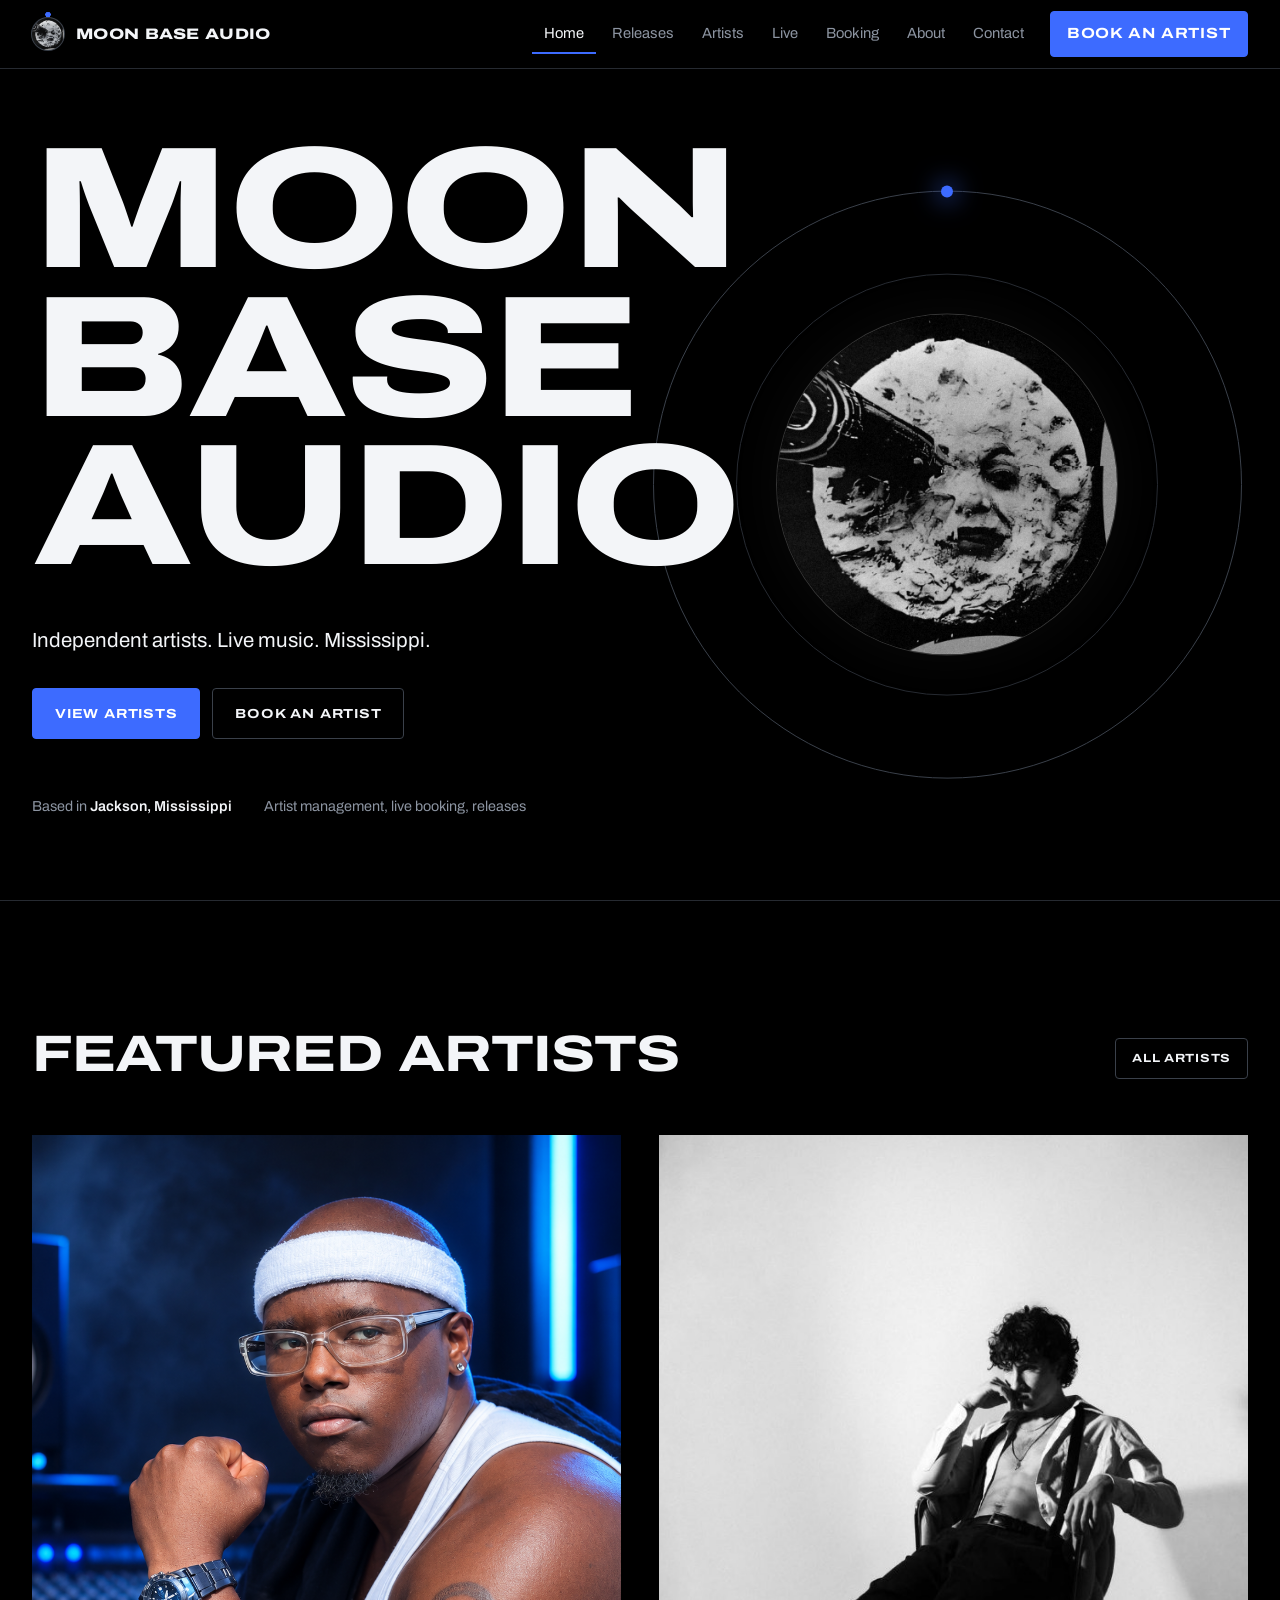
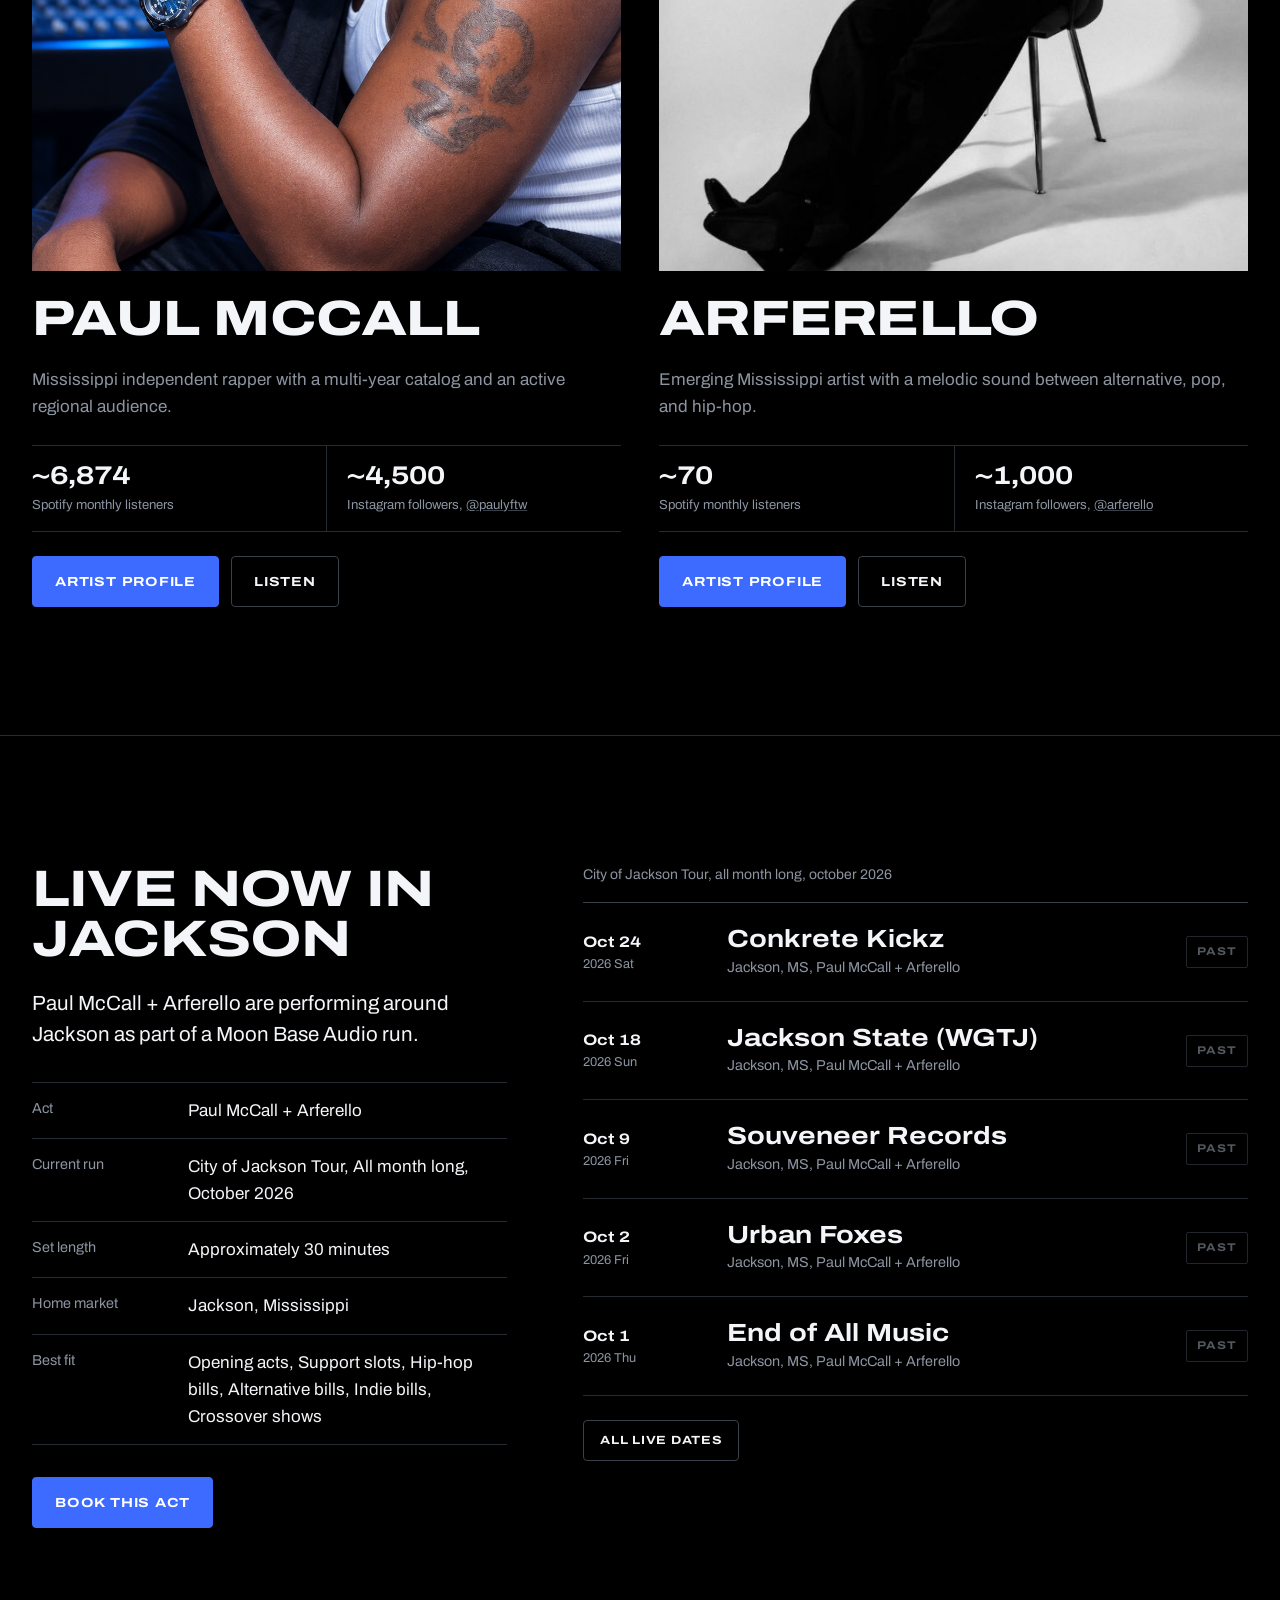
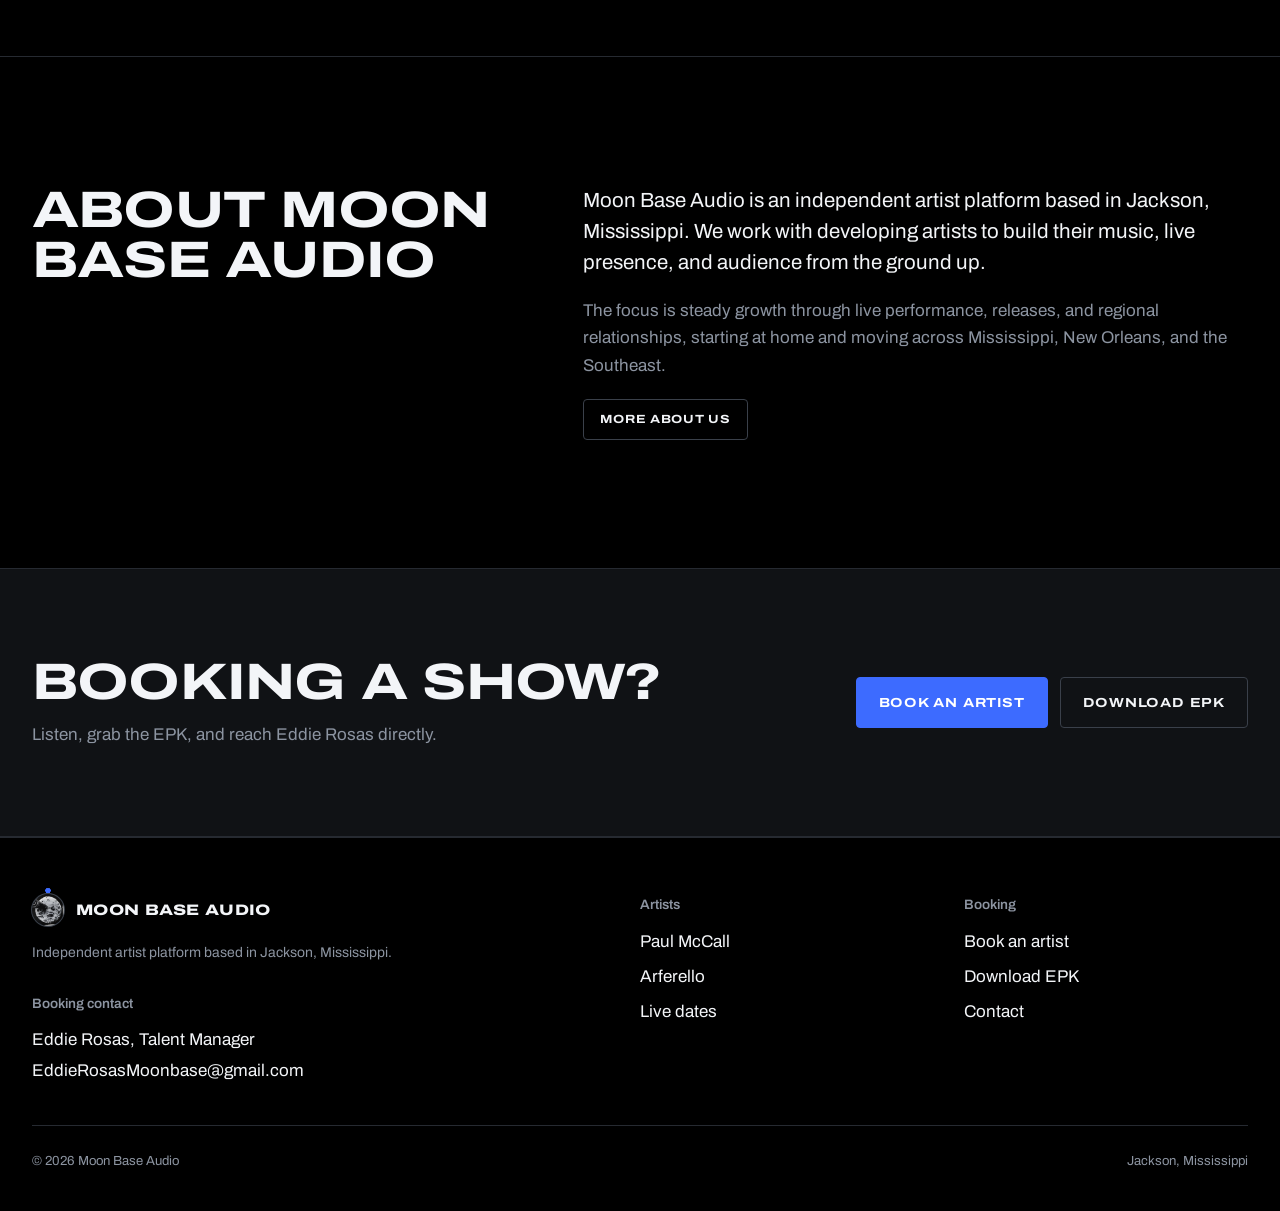
<file: index.html>
<!DOCTYPE html>
<html lang="en">
<head>
<meta charset="utf-8">
<meta name="viewport" content="width=device-width, initial-scale=1, viewport-fit=cover">

<!-- =========================================================
     SEO + SOCIAL METADATA
     Per-page <title> and description are set at runtime from the
     SEO table in js/data.js. The tags below are the defaults that
     search engines and link previews read first.
     ========================================================= -->
<title>Moon Base Audio | Jackson Mississippi Music & Independent Artists</title>
<meta name="description" content="Moon Base Audio is an independent artist platform in Jackson, Mississippi. Artist management, live booking, and releases for Mississippi independent artists Paul McCall and Arferello.">
<meta name="keywords" content="Moon Base Audio, Jackson Mississippi music, Mississippi independent artists, Paul McCall, Arferello, Mississippi hip-hop, Jackson MS live music, artist booking">
<meta name="theme-color" content="#000000">
<link rel="canonical" href="https://moonbaseaudio.com/">

<meta property="og:type" content="website">
<meta property="og:site_name" content="Moon Base Audio">
<meta property="og:title" content="Moon Base Audio | Jackson Mississippi Music & Independent Artists">
<meta property="og:description" content="Independent artists. Live music. Mississippi. Book Paul McCall + Arferello for opening slots, showcases, and regional bills.">
<meta property="og:url" content="https://moonbaseaudio.com/">
<meta property="og:image" content="https://moonbaseaudio.com/assets/images/og-image.jpg">
<meta property="og:image:width" content="1200">
<meta property="og:image:height" content="630">
<meta name="twitter:card" content="summary_large_image">
<meta name="twitter:title" content="Moon Base Audio | Jackson Mississippi Music">
<meta name="twitter:description" content="Mississippi independent artists Paul McCall and Arferello. Live booking, releases, and artist development from Jackson, MS.">
<meta name="twitter:image" content="https://moonbaseaudio.com/assets/images/og-image.jpg">

<link rel="icon" type="image/png" href="assets/images/favicon.png">
<link rel="apple-touch-icon" href="assets/images/apple-touch-icon.png">

<script type="application/ld+json">
{
  "@context": "https://schema.org",
  "@type": "Organization",
  "name": "Moon Base Audio",
  "url": "https://moonbaseaudio.com/",
  "logo": "https://moonbaseaudio.com/assets/images/moon-base-logo.jpg",
  "email": "EddieRosasMoonbase@gmail.com",
  "address": { "@type": "PostalAddress", "addressLocality": "Jackson", "addressRegion": "MS", "addressCountry": "US" },
  "sameAs": ["https://beacons.ai/paulyftw", "https://beacons.ai/arferello"]
}
</script>

<!-- Font: Archivo, SIL Open Font License 1.1 (see README to self-host) -->
<link rel="preconnect" href="https://fonts.googleapis.com">
<link rel="preconnect" href="https://fonts.gstatic.com" crossorigin>
<link href="https://fonts.googleapis.com/css2?family=Archivo:wdth,wght@62..125,300..900&display=swap" rel="stylesheet">

<link rel="stylesheet" href="css/styles.css">
<link rel="stylesheet" href="css/mobile-hero.css">
<link rel="stylesheet" href="css/releases.css">
<link rel="stylesheet" href="css/artist-release-card.css">
<script src="js/data.js" defer></script>
<script src="js/app.js" defer></script>
<script src="js/releases-page.js" defer></script>
<script src="js/about-copy.js" defer></script>
<script src="js/artist-release-card.js" defer></script>
</head>
<body>

<a class="sr-only" href="#main">Skip to content</a>

<header class="site-header">
  <div class="wrap">
    <a class="brand" href="#/" aria-label="Moon Base Audio home"><span class="mark" aria-hidden="true"></span>Moon Base Audio</a>
    <button class="menu-toggle" aria-expanded="false" aria-controls="nav">Menu</button>
    <nav class="nav" id="nav" aria-label="Main"></nav>
  </div>
</header>

<main id="main" tabindex="-1">
  <noscript>
    <div class="wrap" style="padding:80px 0">
      <h1 class="h1">Moon Base Audio</h1>
      <p class="lede" style="margin-top:20px">Independent artists. Live music. Mississippi. Booking: Eddie Rosas, Talent Manager, <a href="mailto:EddieRosasMoonbase@gmail.com">EddieRosasMoonbase@gmail.com</a>.</p>
      <p style="margin-top:20px"><a href="assets/epk/Moon_Base_Audio_Paul_McCall_Arferello_EPK.pdf">Download the EPK (PDF)</a></p>
    </div>
  </noscript>
</main>

<footer class="site-footer" id="footer"></footer>

</body>
</html>
</file>
<file: css/styles.css>
/* Moon Base Audio — styles
   Design tokens are at the top. Font: Archivo (SIL Open Font License), loaded from Google Fonts in index.html. */
/* =========================================================
   DESIGN TOKENS
   The brand is dark-only.
   ========================================================= */
:root{
  --bg:#000000;
  --bg-raised:#101215;
  --panel:#16191E;
  --line:#262A31;
  --line-strong:#3A404A;
  --text:#F3F5F8;
  --muted:#8C94A1;
  --accent:#3D6BFF;
  --accent-soft:rgba(61,107,255,.14);
  --font:"Archivo", "Helvetica Neue", Arial, system-ui, sans-serif;
  --wide:125;   /* font-stretch for display type */
  --max:1600px;
  --gutter:clamp(18px,2.5vw,40px);
  --radius:4px;
  color-scheme:dark;
  box-sizing:border-box;
  padding-top:env(safe-area-inset-top,0px);
  padding-bottom:env(safe-area-inset-bottom,0px);
}

*,*::before,*::after{box-sizing:inherit}
html{scroll-padding-top:calc(env(safe-area-inset-top,0px) + 80px);-webkit-text-size-adjust:100%}
body{margin:0;background:var(--bg);color:var(--text);font-family:var(--font);font-size:17px;line-height:1.6;font-weight:400;-webkit-font-smoothing:antialiased;overflow-x:hidden}
img{max-width:100%;display:block}
a{color:inherit}
:focus-visible{outline:2px solid var(--accent);outline-offset:3px}
.wrap{max-width:var(--max);margin:0 auto;padding:0 var(--gutter)}
.sr-only{position:absolute;width:1px;height:1px;overflow:hidden;clip:rect(0 0 0 0);white-space:nowrap}

/* ---------- Type scale ---------- */
.display{font-stretch:125%;font-weight:800;line-height:.86;letter-spacing:-.02em;margin:0;text-transform:uppercase}
.h1{font-stretch:125%;font-weight:800;font-size:clamp(2.6rem,7vw,5.6rem);line-height:.92;letter-spacing:-.02em;margin:0;text-transform:uppercase}
.h2{font-stretch:125%;font-weight:750;font-size:clamp(1.9rem,4.2vw,3.2rem);line-height:.98;letter-spacing:-.015em;margin:0;text-transform:uppercase}
.h3{font-stretch:112%;font-weight:700;font-size:1.35rem;line-height:1.15;margin:0}
.lede{font-size:clamp(1.1rem,1.6vw,1.3rem);line-height:1.5;color:var(--text);max-width:36em;margin:0}
.body{color:var(--muted);max-width:38em;margin:0}
.small{font-size:.875rem;color:var(--muted)}

/* ---------- Header ---------- */
.site-header{position:sticky;top:env(safe-area-inset-top,0px);z-index:50;background:rgba(0,0,0,.82);backdrop-filter:blur(14px);-webkit-backdrop-filter:blur(14px);border-bottom:1px solid var(--line)}
.site-header .wrap{display:flex;align-items:center;justify-content:space-between;height:68px;gap:24px}
.brand{display:flex;align-items:center;gap:12px;text-decoration:none;font-stretch:125%;font-weight:800;font-size:.95rem;letter-spacing:.02em;text-transform:uppercase;white-space:nowrap}
.mark{width:32px;height:32px;border-radius:50%;position:relative;flex:none;background:#222 center/cover no-repeat;box-shadow:0 0 0 1px var(--line-strong)}
.mark::after{content:"";position:absolute;inset:-6px;border-radius:50%;background:radial-gradient(circle at 50% 2.5px,var(--accent) 0 2.5px,transparent 3px);animation:spin 14s linear infinite;filter:none}
@media (prefers-reduced-motion:reduce){.mark::after{animation:none}}
.nav{display:flex;align-items:center;gap:4px}
.nav a{text-decoration:none;font-size:.92rem;color:var(--muted);padding:8px 12px;border-radius:var(--radius);transition:color .2s}
.nav a:hover,.nav a[aria-current="page"]{color:var(--text)}
.nav a[aria-current="page"]{box-shadow:inset 0 -2px 0 var(--accent);border-radius:0}
.nav .btn{margin-left:10px}
.nav a.btn-primary,.nav a.btn-primary:hover{color:#fff;padding:10px 16px;box-shadow:none;border-radius:var(--radius)}
.menu-toggle{display:none;background:none;border:1px solid var(--line-strong);color:var(--text);font:inherit;font-size:.9rem;padding:8px 14px;border-radius:var(--radius);cursor:pointer}
@media (max-width:860px){
  .menu-toggle{display:block}
  .nav{position:fixed;inset:68px 0 auto 0;top:calc(68px + env(safe-area-inset-top,0px));flex-direction:column;align-items:stretch;background:var(--bg);border-bottom:1px solid var(--line);padding:12px var(--gutter) 24px;display:none}
  .nav.open{display:flex}
  .nav a{padding:14px 0;font-size:1.1rem;border-bottom:1px solid var(--line)}
  .nav a[aria-current="page"]{box-shadow:none;color:var(--accent)}
  .nav .btn{margin:16px 0 0;justify-content:center}
}

/* ---------- Buttons ---------- */
.btn{display:inline-flex;align-items:center;gap:10px;text-decoration:none;font:inherit;font-stretch:118%;font-weight:700;font-size:.82rem;letter-spacing:.06em;text-transform:uppercase;padding:14px 22px;border-radius:var(--radius);border:1px solid var(--line-strong);background:transparent;color:var(--text);cursor:pointer;transition:background .2s,border-color .2s,color .2s;white-space:nowrap}
.btn:hover{border-color:var(--text)}
.btn-primary{background:var(--accent);border-color:var(--accent);color:#fff}
.btn-primary:hover{background:#5683FF;border-color:#5683FF}
.btn-sm{padding:10px 16px;font-size:.74rem}
.btn[aria-disabled="true"]{opacity:.4;pointer-events:none}
.btn-row{display:flex;flex-wrap:wrap;gap:12px}

/* ---------- Sections ---------- */
main{min-height:60vh}
.section{padding:clamp(72px,10vw,128px) 0}
.section + .section{border-top:1px solid var(--line)}
.section-head{display:flex;justify-content:space-between;align-items:flex-end;gap:24px;flex-wrap:wrap;margin-bottom:clamp(36px,5vw,56px)}
.page-head{padding:clamp(64px,9vw,112px) 0 clamp(40px,5vw,56px);border-bottom:1px solid var(--line)}
.page-head .lede{margin-top:24px}

/* ---------- Hero ---------- */
.hero{position:relative;overflow:hidden;min-height:calc(100svh - 68px);display:flex;align-items:center;padding:56px 0 72px;border-bottom:1px solid var(--line)}
.hero .wrap{position:relative;z-index:2;width:100%}
.hero .display{font-size:clamp(3.4rem,13.5vw,12rem)}
.hero .lede{margin-top:clamp(28px,4vw,44px)}
.hero .btn-row{margin-top:32px}
.hero-meta{margin-top:56px;display:flex;gap:32px;flex-wrap:wrap;font-size:.9rem;color:var(--muted)}
.hero-meta strong{color:var(--text);font-weight:600}
.orbit{position:absolute;z-index:1;right:clamp(16px,3vw,48px);top:50%;width:clamp(420px,46vw,720px);aspect-ratio:1;transform:translateY(-50%);border-radius:50%;border:1px solid var(--line-strong);pointer-events:none}
.orbit::before{content:"";position:absolute;inset:14%;border-radius:50%;border:1px solid var(--line)}
.orbit .moon{position:absolute;inset:21%;width:58%;height:58%;border-radius:50%;object-fit:cover;filter:grayscale(1) contrast(1.08);opacity:.92;box-shadow:0 0 0 1px var(--line-strong),0 0 80px rgba(61,107,255,.12)}
.orbit .sat{position:absolute;inset:0;animation:spin 48s linear infinite}
.orbit .sat::after{content:"";position:absolute;width:12px;height:12px;border-radius:50%;background:var(--accent);box-shadow:0 0 24px 4px rgba(61,107,255,.55);left:50%;top:-6px;margin-left:-6px}
@keyframes spin{to{transform:rotate(360deg)}}
@media (max-width:760px){.orbit{right:-48%;top:34%;opacity:.55}.orbit .moon{opacity:.6}}
@media (prefers-reduced-motion:reduce){.orbit .sat{animation:none;transform:rotate(38deg)}*{transition:none!important}}

/* ---------- Image placeholder ---------- */
.ph{position:relative;background:repeating-linear-gradient(135deg,#0E1013 0 14px,#121519 14px 28px);border:1px dashed var(--line-strong);display:flex;align-items:flex-end;overflow:hidden}
.ph span{margin:16px;font-size:.78rem;color:var(--muted);background:rgba(0,0,0,.7);padding:6px 10px;border-radius:2px}
.media{position:relative;overflow:hidden;background:var(--panel)}
.media img{width:100%;height:100%;object-fit:cover;transition:transform .6s ease}

/* ---------- Artist cards ---------- */
.artist-grid{display:grid;grid-template-columns:repeat(2,1fr);gap:clamp(20px,3vw,40px)}
@media (max-width:820px){.artist-grid{grid-template-columns:1fr}}
.artist-card{display:flex;flex-direction:column;gap:24px}
.artist-card .media,.artist-card .ph{aspect-ratio:4/5}
.artist-card:hover .media img{transform:scale(1.03)}
.artist-card .name{font-stretch:125%;font-weight:800;font-size:clamp(2rem,4vw,3.1rem);line-height:.95;text-transform:uppercase;margin:0;letter-spacing:-.015em}
.artist-card .name a{text-decoration:none}
.artist-card .name a:hover{color:var(--accent)}
.artist-card p{margin:0}

.metrics{display:grid;grid-template-columns:repeat(2,minmax(0,1fr));border-top:1px solid var(--line);border-bottom:1px solid var(--line)}
.metric{padding:16px 0}
.metric + .metric{padding-left:20px;border-left:1px solid var(--line)}
.metric .num{font-stretch:118%;font-weight:700;font-size:1.6rem;line-height:1.1;font-variant-numeric:tabular-nums}
.metric .lbl{font-size:.82rem;color:var(--muted);margin-top:4px}
.metric a{color:var(--muted);text-decoration-color:var(--line-strong)}
.metric a:hover{color:var(--accent)}

/* ---------- Live act block ---------- */
.live-grid{display:grid;grid-template-columns:5fr 7fr;gap:clamp(32px,6vw,96px);align-items:start}
@media (max-width:900px){.live-grid{grid-template-columns:1fr}}
.facts{margin:32px 0 0;padding:0;display:grid;gap:0}
.facts div{display:grid;grid-template-columns:140px 1fr;gap:16px;padding:14px 0;border-top:1px solid var(--line)}
.facts div:last-child{border-bottom:1px solid var(--line)}
.facts dt{color:var(--muted);font-size:.9rem}
.facts dd{margin:0}
@media (max-width:520px){.facts div{grid-template-columns:1fr;gap:2px}}

/* ---------- Tour list ---------- */
.tour{list-style:none;margin:0;padding:0;border-top:1px solid var(--line-strong)}
.tour li{display:grid;grid-template-columns:120px 1fr auto;align-items:center;gap:24px;padding:22px 0;border-bottom:1px solid var(--line);transition:background .2s}
.tour li:hover{background:linear-gradient(90deg,transparent,var(--accent-soft) 40%,transparent)}
.tour .date{font-stretch:118%;font-weight:700;font-size:.95rem;font-variant-numeric:tabular-nums}
.tour .date small{display:block;color:var(--muted);font-weight:400;font-stretch:100%;font-size:.8rem}
.tour .venue{font-stretch:118%;font-weight:700;font-size:clamp(1.15rem,2.2vw,1.55rem);line-height:1.15}
.tour .city{color:var(--muted);font-size:.9rem;margin-top:2px}
.status{font-size:.7rem;font-weight:700;font-stretch:118%;letter-spacing:.08em;padding:6px 10px;border-radius:2px;border:1px solid var(--line-strong);color:var(--muted);white-space:nowrap}
.status-UPCOMING{border-color:var(--accent);color:#fff;background:var(--accent)}
.status-TBA{border-color:var(--line-strong);color:var(--text)}
.status-PAST{opacity:.6}
@media (max-width:600px){.tour li{grid-template-columns:1fr auto;gap:6px 16px}.tour .date{grid-column:1/-1}}
.tour-empty{padding:40px 0;color:var(--muted);border-bottom:1px solid var(--line)}
.tour-layout{display:grid;grid-template-columns:minmax(0,1fr) minmax(240px,380px);gap:clamp(32px,5vw,72px);align-items:start}
.flyer{margin:0;display:grid;gap:10px;position:sticky;top:calc(env(safe-area-inset-top,0px) + 96px)}
.flyer img{width:100%;height:auto;border:1px solid var(--line-strong)}
@media (max-width:860px){.tour-layout{grid-template-columns:1fr}.flyer{position:static;max-width:440px}}
.filters{display:flex;gap:8px;flex-wrap:wrap;margin-bottom:28px}
.filters button{font:inherit;font-size:.85rem;background:none;color:var(--muted);border:1px solid var(--line);border-radius:999px;padding:8px 16px;cursor:pointer}
.filters button[aria-pressed="true"]{color:var(--text);border-color:var(--accent);background:var(--accent-soft)}

/* ---------- About split ---------- */
.split{display:grid;grid-template-columns:5fr 7fr;gap:clamp(32px,6vw,96px)}
@media (max-width:900px){.split{grid-template-columns:1fr}}
.stack{display:grid;gap:20px}
.pillars{display:grid;grid-template-columns:repeat(2,1fr);gap:0;margin-top:40px;border-top:1px solid var(--line)}
.pillars div{padding:20px 20px 20px 0;border-bottom:1px solid var(--line)}
.pillars div:nth-child(odd){border-right:1px solid var(--line)}
.pillars div:nth-child(even){padding-left:20px}
.pillars h3{font-stretch:112%;font-size:1rem;margin:0 0 6px}
.pillars p{margin:0;color:var(--muted);font-size:.92rem}
@media (max-width:520px){.pillars{grid-template-columns:1fr}.pillars div:nth-child(odd){border-right:0}.pillars div:nth-child(even){padding-left:0}}

/* ---------- CTA band ---------- */
.band{background:var(--bg-raised);border-top:1px solid var(--line);border-bottom:1px solid var(--line)}
.band .wrap{display:flex;justify-content:space-between;align-items:center;gap:32px;flex-wrap:wrap;padding-top:clamp(56px,7vw,88px);padding-bottom:clamp(56px,7vw,88px)}

/* ---------- Artist profile ---------- */
.profile-hero{position:relative;border-bottom:1px solid var(--line);padding:clamp(40px,6vw,80px) 0}
.profile-hero-grid{display:grid;grid-template-columns:minmax(0,1fr) minmax(280px,500px);gap:clamp(32px,5vw,72px);align-items:end}
.profile-hero-photo .media,.profile-hero-photo .ph{aspect-ratio:4/5}
.profile-hero .h1{font-size:clamp(3rem,8vw,7.5rem);overflow-wrap:anywhere}
@media (max-width:820px){.profile-hero-grid{grid-template-columns:1fr}.profile-hero-photo{order:-1}}
.profile-hero .tag{margin-top:16px;color:var(--text);font-size:1.05rem}
.profile-body{display:grid;grid-template-columns:7fr 5fr;gap:clamp(32px,6vw,96px)}
@media (max-width:900px){.profile-body{grid-template-columns:1fr}}
.side-panel{display:grid;gap:28px;align-content:start}
.link-list{display:grid;gap:0;border-top:1px solid var(--line)}
.link-list a,.link-list .na{display:flex;justify-content:space-between;align-items:center;padding:16px 0;border-bottom:1px solid var(--line);text-decoration:none;transition:color .2s,padding .2s}
.link-list a:hover{color:var(--accent);padding-left:6px}
.link-list .handle{color:var(--muted);font-size:.9rem}
.link-list .na{color:var(--muted)}
.releases{list-style:none;margin:0;padding:0;border-top:1px solid var(--line)}
.releases li{display:flex;justify-content:space-between;align-items:baseline;gap:16px;padding:18px 0;border-bottom:1px solid var(--line)}
.releases .t{font-stretch:112%;font-weight:700;font-size:1.15rem}
.releases .m{color:var(--muted);font-size:.88rem;text-align:right}

/* ---------- Collab ---------- */
.collab{display:grid;grid-template-columns:1fr 1fr;gap:0;border:1px solid var(--line)}
.collab > div{padding:clamp(28px,4vw,48px)}
.collab > div + div{border-left:1px solid var(--line)}
@media (max-width:820px){.collab{grid-template-columns:1fr}.collab > div + div{border-left:0;border-top:1px solid var(--line)}}
.collab .pair{font-stretch:125%;font-weight:800;font-size:clamp(1.8rem,3.6vw,2.8rem);line-height:.95;text-transform:uppercase;margin:0}
.collab .plus{color:var(--accent)}

/* ---------- Booking ---------- */
.chips{display:flex;flex-wrap:wrap;gap:10px;list-style:none;margin:28px 0 0;padding:0}
.chips li{border:1px solid var(--line-strong);padding:9px 16px;border-radius:999px;font-size:.92rem}
.epk{border:1px solid var(--accent);background:var(--accent-soft);padding:clamp(24px,3vw,36px);display:grid;gap:16px}
.epk .file{font-size:.82rem;color:var(--muted);word-break:break-all}
.contact-card{border:1px solid var(--line);padding:clamp(24px,3vw,36px);display:grid;gap:4px}
.contact-card .who{font-stretch:118%;font-weight:700;font-size:1.4rem}
.contact-card .role{color:var(--muted)}
.contact-card .email{margin-top:16px;font-size:1.05rem;word-break:break-all;text-decoration-color:var(--accent);text-underline-offset:4px}
.contact-card .email:hover{color:var(--accent)}

.form{display:grid;grid-template-columns:1fr 1fr;gap:20px}
.form .full{grid-column:1/-1}
@media (max-width:640px){.form{grid-template-columns:1fr}}
.field{display:grid;gap:8px}
.field label{font-size:.88rem;color:var(--muted)}
.field label .req{color:var(--accent)}
.field input,.field select,.field textarea{font:inherit;font-size:1rem;color:var(--text);background:var(--bg-raised);border:1px solid var(--line);border-radius:var(--radius);padding:14px 14px;width:100%;transition:border-color .2s}
.field textarea{min-height:150px;resize:vertical}
.field input:focus,.field select:focus,.field textarea:focus{outline:none;border-color:var(--accent)}
.field input[aria-invalid="true"],.field textarea[aria-invalid="true"]{border-color:#FF5A5A}
.field input::-webkit-calendar-picker-indicator{filter:invert(1)}
.form-note{margin:0;font-size:.88rem;color:var(--muted)}
.form-status{grid-column:1/-1;padding:16px;border:1px solid var(--accent);background:var(--accent-soft);display:none}
.form-status.show{display:block}
.form-status.error{border-color:#FF5A5A;background:rgba(255,90,90,.08)}

/* ---------- Footer ---------- */
.site-footer{border-top:1px solid var(--line);padding:56px 0 40px;margin-top:0}
.site-footer .wrap{display:grid;grid-template-columns:2fr 1fr 1fr;gap:40px}
@media (max-width:760px){.site-footer .wrap{grid-template-columns:1fr}}
.site-footer h4{font-size:.85rem;font-weight:600;color:var(--muted);margin:0 0 12px}
.site-footer ul{list-style:none;padding:0;margin:0;display:grid;gap:8px}
.site-footer a{text-decoration:none;color:var(--text)}
.site-footer a:hover{color:var(--accent)}
.site-footer .legal{grid-column:1/-1;border-top:1px solid var(--line);padding-top:24px;color:var(--muted);font-size:.82rem;display:flex;justify-content:space-between;gap:16px;flex-wrap:wrap}

/* Page entrance: one quiet fade on route change */
.page-enter{animation:enter .45s ease both}
@keyframes enter{from{opacity:0}to{opacity:1}}
@media (prefers-reduced-motion:reduce){.page-enter{animation:none}}
</file>
<file: css/mobile-hero.css>
/* Mobile-only hero positioning override */
@media (max-width:760px){
  .hero{
    padding:40px 0 64px;
  }

  .hero .wrap{
    position:relative;
    z-index:2;
  }

  .orbit{
    right:auto;
    left:58%;
    top:27%;
    width:min(96vw,620px);
    transform:translate(-50%,-20%);
    opacity:.26;
  }

  .orbit .moon{
    opacity:.38;
  }

  .orbit::before{
    opacity:.9;
  }
}

@media (max-width:520px){
  .orbit{
    left:62%;
    top:26%;
    width:110vw;
    transform:translate(-50%,-18%);
  }
}
</file>
<file: css/releases.css>
/* Moon Base Audio — releases page */
.releases-head .small{margin-bottom:14px;text-transform:uppercase;letter-spacing:.12em}
.release-section{padding-top:clamp(48px,7vw,88px)}
.release-feature{display:grid;grid-template-columns:minmax(280px,520px) minmax(0,1fr);gap:clamp(28px,6vw,88px);align-items:center;border:1px solid var(--line);background:linear-gradient(135deg,var(--bg-raised),#070809 58%,rgba(61,107,255,.08));padding:clamp(20px,3vw,36px)}
.release-feature.is-featured{border-color:var(--line-strong)}
.release-art{aspect-ratio:1;display:flex;align-items:flex-end;position:relative;overflow:hidden;background:radial-gradient(circle at 72% 24%,rgba(61,107,255,.28),transparent 30%),linear-gradient(145deg,#171b22,#050506 70%);border:1px solid var(--line-strong)}
.release-art::after{content:"";position:absolute;width:58%;aspect-ratio:1;border:1px solid rgba(255,255,255,.16);border-radius:50%;right:-12%;top:-12%}
.release-art img{width:100%;height:100%;object-fit:cover}
.release-art-copy{position:relative;z-index:2;padding:clamp(22px,4vw,42px);display:grid;gap:8px;text-transform:uppercase}
.release-art-copy span{font-size:.72rem;letter-spacing:.16em;color:var(--muted)}
.release-art-copy strong{font-size:clamp(2rem,7vw,5rem);line-height:.85;font-stretch:125%;letter-spacing:-.04em}
.release-copy{display:grid;gap:20px;align-content:center}
.release-kicker{font-size:.75rem;text-transform:uppercase;letter-spacing:.14em;color:var(--accent);font-weight:700}
.release-by{margin:0;color:var(--text);font-weight:600}
.release-grid{display:grid;grid-template-columns:repeat(2,minmax(0,1fr));gap:24px}
.release-grid .release-feature{grid-template-columns:1fr}
.release-artist-grid{display:grid;grid-template-columns:repeat(2,minmax(0,1fr));gap:24px}
.release-artist-card{border-top:1px solid var(--line-strong);padding:28px 0;display:grid;gap:16px}
.release-artist-card .h3{font-size:clamp(1.6rem,3vw,2.4rem);text-transform:uppercase}
@media (max-width:820px){
  .release-feature{grid-template-columns:1fr;gap:28px}
  .release-art{max-width:520px;width:100%}
  .release-grid,.release-artist-grid{grid-template-columns:1fr}
}
@media (max-width:520px){
  .release-feature{padding:16px}
  .release-copy{gap:16px}
  .release-art-copy strong{font-size:clamp(2.4rem,14vw,4.6rem)}
}
</file>
<file: css/artist-release-card.css>
/* Moon Base Audio — artist profile release card */
.artist-release-feature{display:grid;grid-template-columns:minmax(180px,280px) minmax(0,1fr);gap:28px;align-items:center;border:1px solid var(--line);background:linear-gradient(135deg,var(--bg-raised),#070809 62%,rgba(61,107,255,.08));padding:20px;margin-top:18px}
.artist-release-cover{display:block;aspect-ratio:1;overflow:hidden;border:1px solid var(--line-strong)}
.artist-release-cover img{width:100%;height:100%;object-fit:cover;display:block}
.artist-release-info{display:grid;gap:14px;align-content:center}
.artist-release-info .small{text-transform:uppercase;letter-spacing:.12em;color:var(--accent)}
.artist-release-info h3{margin:0;font-size:clamp(1.8rem,4vw,3rem);line-height:.95;text-transform:uppercase}
.artist-release-info p{margin:0;color:var(--muted)}
.artist-release-info .btn{justify-self:start;margin-top:4px}
@media (max-width:700px){
  .artist-release-feature{grid-template-columns:1fr;gap:20px;padding:16px}
  .artist-release-cover{max-width:420px;width:100%}
}
</file>
